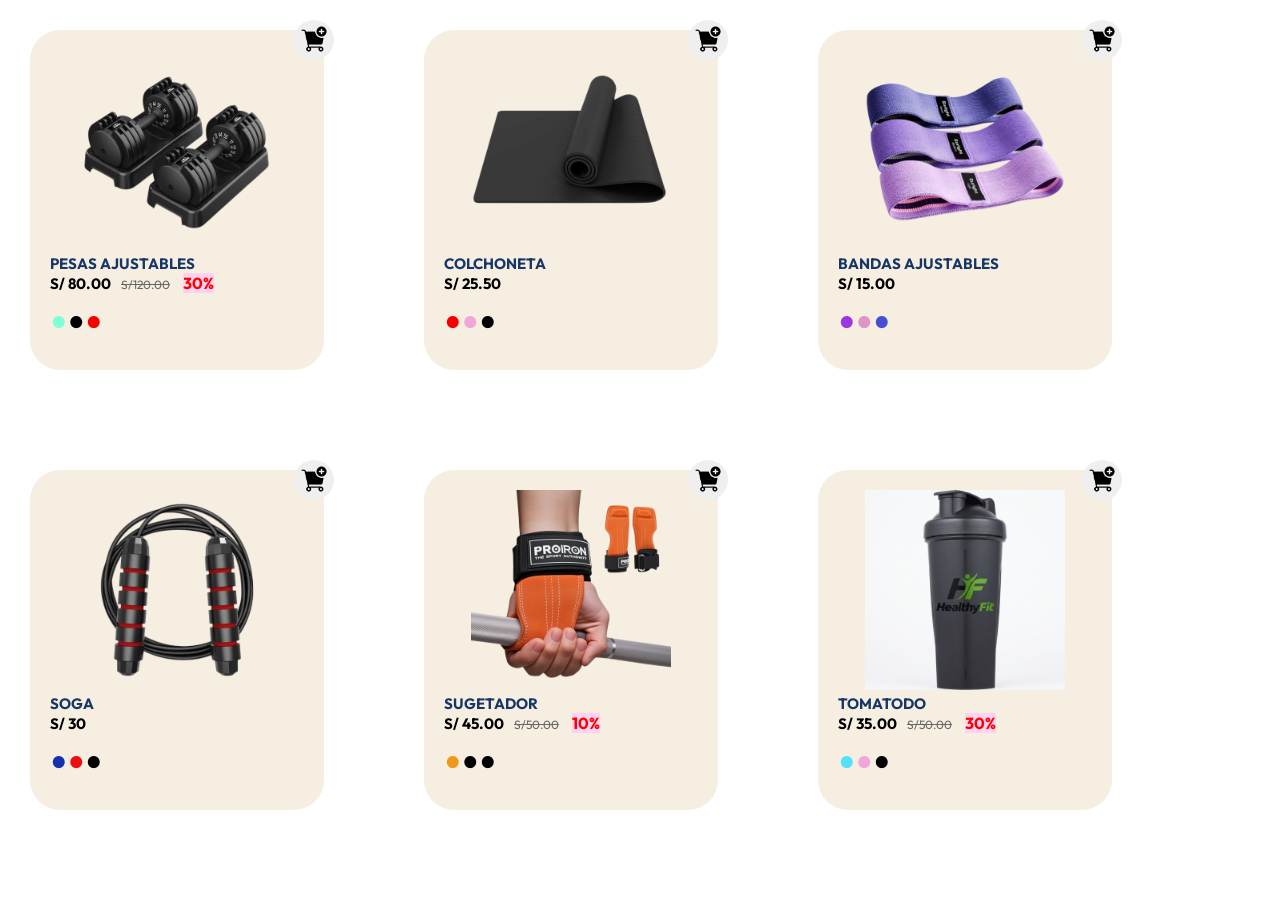
<file: articulos.html>
<!DOCTYPE html>
<html lang="es">
<head>
    <meta charset="UTF-8">
    <meta name="viewport" content="width=device-width, initial-scale=1.0">
    <title> Articulos</title>
    <link rel="stylesheet" href="estilos/estilo.css">
</head>
<body>
<div class="articulos">
    <div class="producto">
        <img src="imagenes/articulo/pesas.png" alt="">
            <p>PESAS AJUSTABLES</p>
            <P>S/ 80.00<span class="pr-ant">S/120.00</span> <span class="desc">30%</span></P>
            <p><span id="Acolor1_prod1">•</span><span id="Acolor2_prod1">•</span><span id="Acolor3_prod1">•</span></p>
            <button><img src="imagenes/icono/carrito.png" alt=""></button>
    </div>
<div class="producto">
     <img src="imagenes/articulo/colchoneta.png" alt="">
            <p>COLCHONETA</p>
            <P>S/ 25.50<span class="pr-ant"></span> <span class="desc"></span></P>
            <p><span id="Acolor1_prod2">•</span><span id="Acolor2_prod2">•</span><span id="Acolor3_prod2">•</span></p>
            <button><img src="imagenes/icono/carrito.png" alt=""></button>
</div>
<div class="producto">
    <img src="imagenes/articulo/bandas.png" alt="">
            <p>BANDAS AJUSTABLES</p>
            <P>S/ 15.00<span class="pr-ant"></span> <span class="desc"></span></P>
            <p><span id="Acolor1_prod3">•</span><span id="Acolor2_prod3">•</span><span id="Acolor3_prod3">•</span></p>
            <button><img src="imagenes/icono/carrito.png" alt=""></button>
</div>
<div class="producto">
     <img src="imagenes/articulo/soga.png" alt="">
            <p>SOGA</p>
            <P>S/ 30<span class="pr-ant"></span> <span class="desc"></span></P>
            <p><span id="Acolor1_prod4">•</span><span id="Acolor2_prod4">•</span><span id="Acolor3_prod4">•</span></p>
            <button><img src="imagenes/icono/carrito.png" alt=""></button>
</div>
<div class="producto">
    <img src="imagenes/articulo/sujetador.png">
            <p>SUGETADOR</p>
            <P>S/ 45.00<span class="pr-ant">S/50.00</span> <span class="desc">10%</span></P>
            <p><span id="Acolor1_prod5">•</span><span id="Acolor2_prod5">•</span><span id="Acolor3_prod5">•</span></p>
            <button><img src="imagenes/icono/carrito.png" alt=""></button>
</div>
<div class="producto">
    <img src="imagenes/articulo/tomatodo.jpeg">
            <p>TOMATODO</p>
            <P>S/ 35.00<span class="pr-ant">S/50.00</span> <span class="desc">30%</span></P>
            <p><span id="Acolor1_prod6">•</span><span id="Acolor2_prod6">•</span><span id="Acolor3_prod6">•</span></p>
            <button><img src="imagenes/icono/carrito.png" alt=""></button>

</div>
</div>
</div>
</body>
</html>
</file>
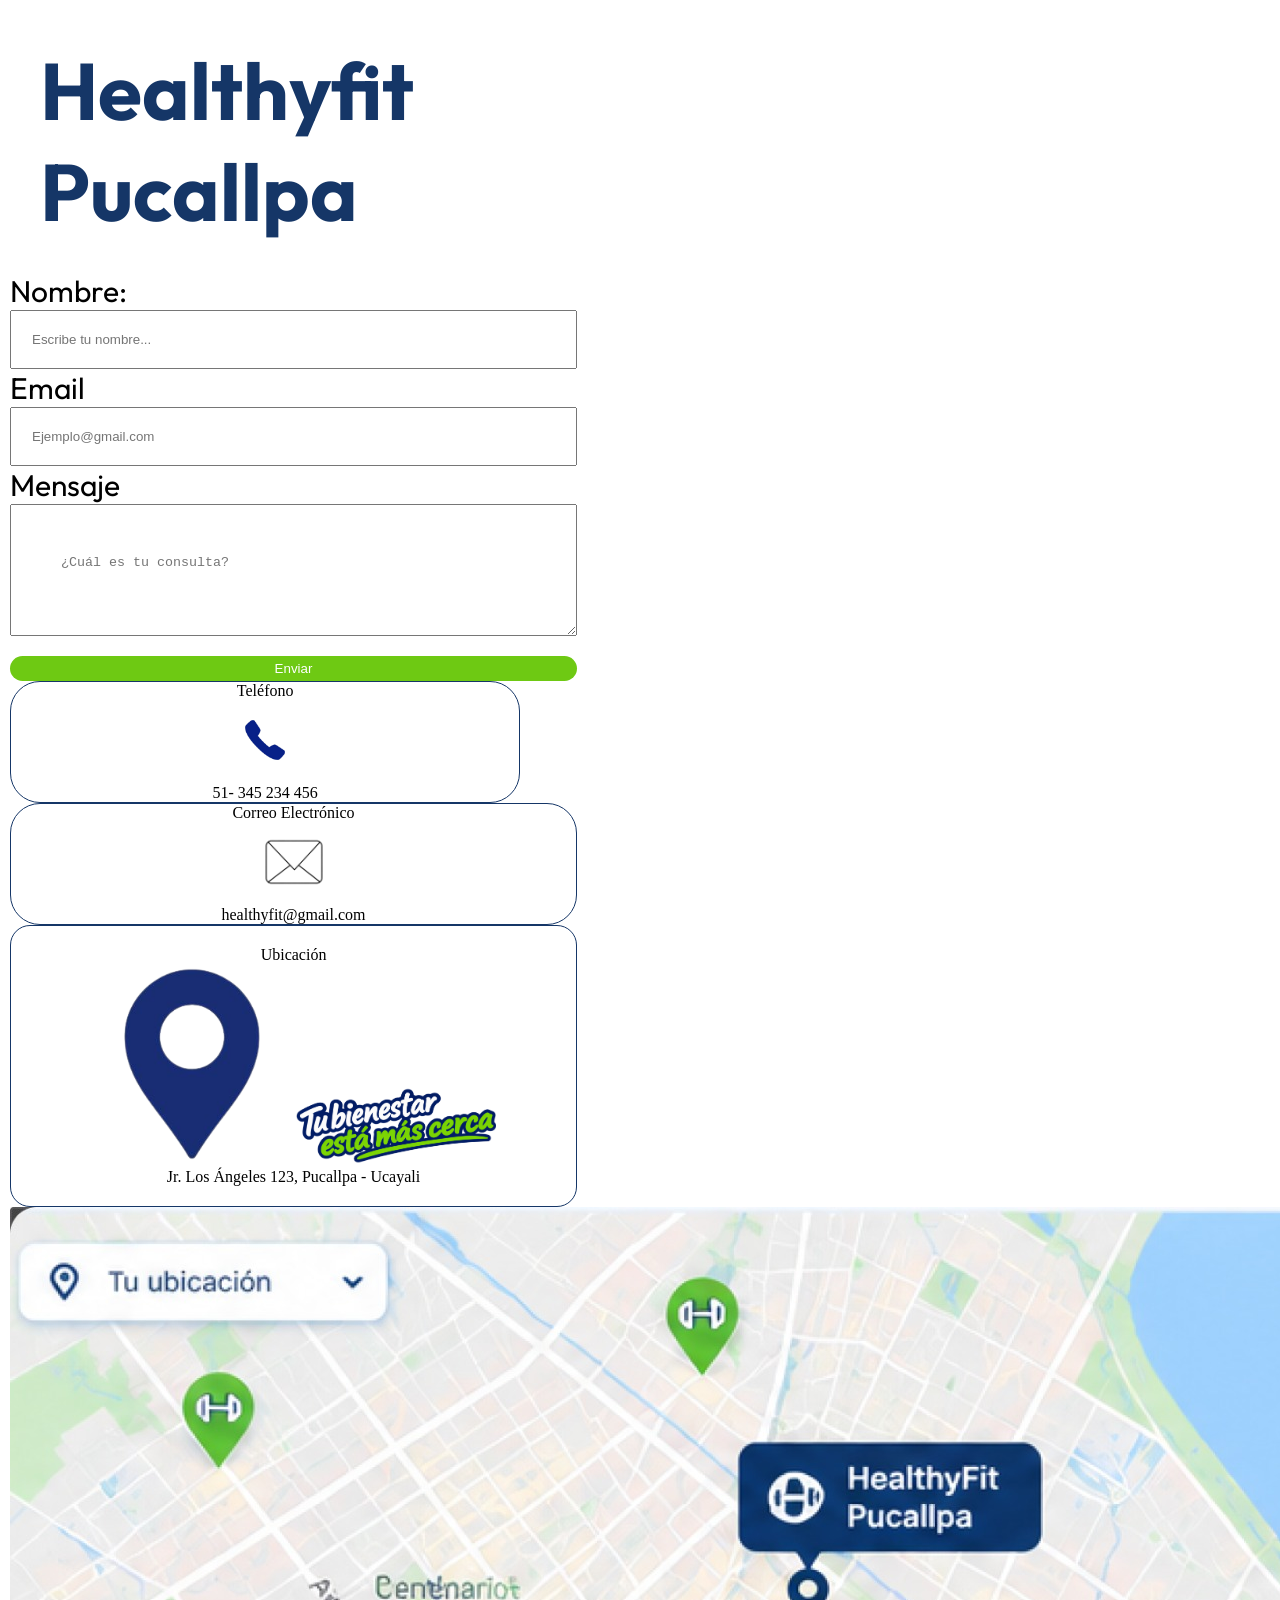
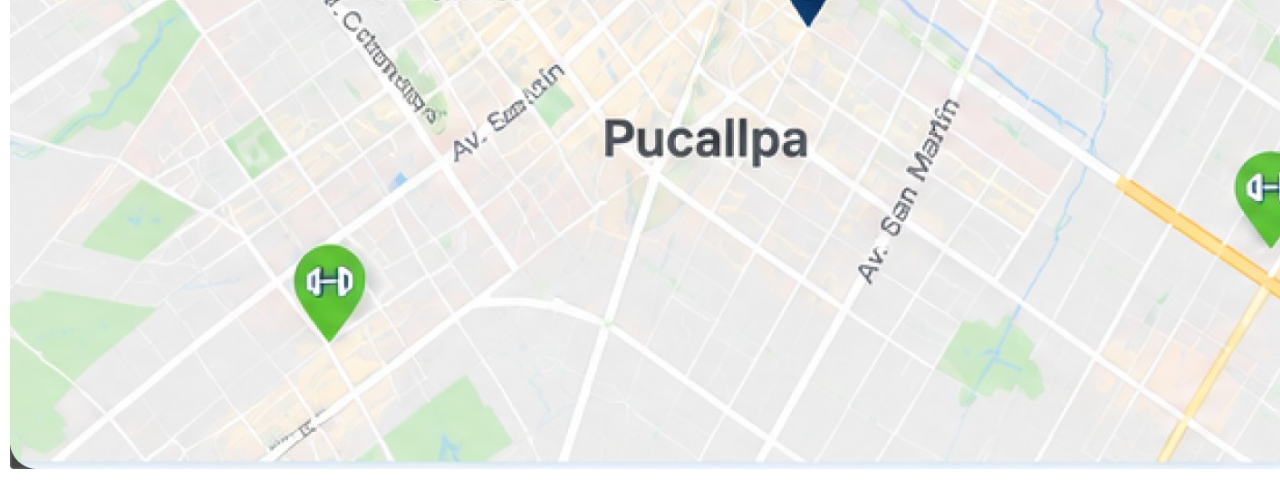
<file: contacto.html>
<!DOCTYPE html>
<html lang="es">
<head>
    <meta charset="UTF-8">
    <meta name="viewport" content="width=device-width, initial-scale=1.0">
    <title>Contacto</title>
    <link rel="stylesheet" href="estilos/estilo.css">
</head>
<body class="form_cont">
   <div class="formulario">
    <h1>Healthyfit <br> Pucallpa</h1>
    <form action="">
        <label for="nombre">Nombre:</label>
        <input type="text" id="nombre" placeholder="Escribe tu nombre...">
        <label for="email">Email</label>
        <input type="email" id="email" placeholder="Ejemplo@gmail.com">
        <label for="mensaje">Mensaje</label>
        <textarea id="mensaje" placeholder="¿Cuál es tu consulta?"></textarea>
        <button>Enviar</button>
    </form>
   <div class="informacion">
    <div class="corr-tel">
        <p>Teléfono</p>
        <img src="imagenes/imagenes/TELEFONO.png" alt="">
        <p>51- 345 234 456</p>
        </div>
    </div>
    <div class="corr-tel">
        <p>Correo Electrónico</p>
        <img src="imagenes/imagenes/email.png" alt="">
        <p>healthyfit@gmail.com</p>
    </div>
<div>
<div>
    <div class="direccion">
        <div class="ubi-cont">
            <p>Ubicación</p>
            <img src="imagenes/imagenes/UBI.png" alt="" class="punto.ubi">
            <img src="imagenes/frase.png" alt="">
            <p>Jr. Los Ángeles 123, Pucallpa - Ucayali</p>
        </div> 
    </div>
    <img src="imagenes/foto/foto/mapa.jpg" alt="mapa-sedes">
</div>
</div>  
</body>
</html>
</file>
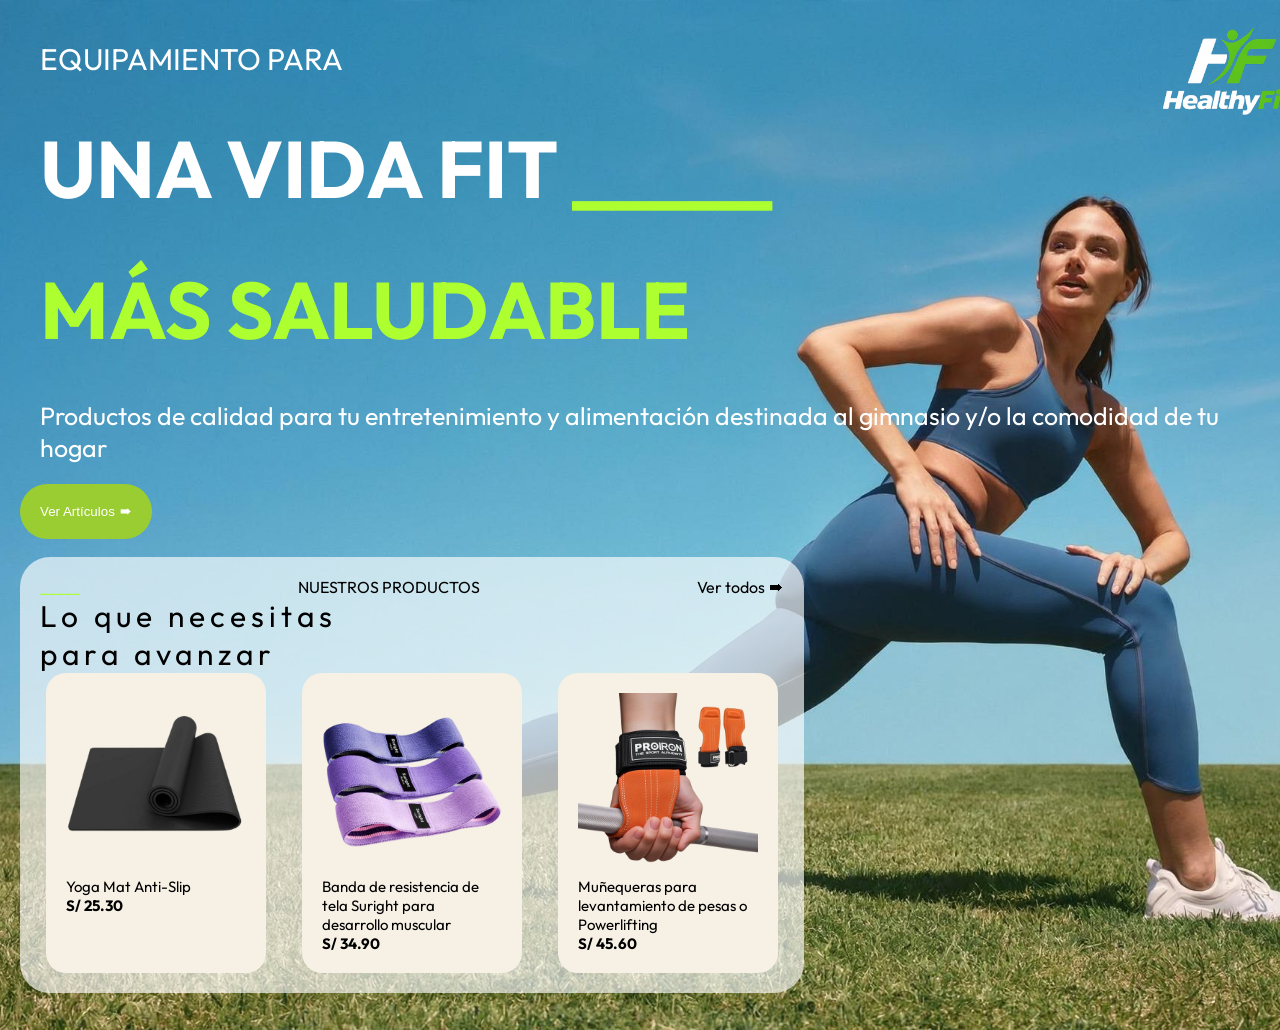
<file: inicio.html>
<!DOCTYPE html>
<html lang="es">
<head>
    <meta charset="UTF-8">
    <meta name="viewport" content="width=device-width, initial-scale=1.0">
    <title>Inicio</title>
    <link rel="stylesheet" href="estilos/estilo.css">
</head>
<body>
  <main>
    <img src="imagenes/icono/icono.png" alt="Healthy Fit" class="logo_portada">
    <section class="portada">
      <div>
        <p class="texto_portada">EQUIPAMIENTO PARA</p>
        <h1>UNA VIDA FIT <span class="linea-verde1">_____</span></h1>
        <h2>MÁS SALUDABLE</h2>
        <p class="descripcion">Productos de calidad para tu entretenimiento y alimentación destinada al gimnasio y/o la comodidad de tu hogar</p>
        <button class="boton-principal">Ver Artículos 🠮</button>
      </div>
      <br>
<section class="productos-destacados">
  <div class="encabezado-producto">
      <span class="linea-verde2">_____</span><span>NUESTROS PRODUCTOS</span>
  

    <a href="articulos.html" class="ver-todo">Ver todos 🠮</a>

  </div>
  <h3>Lo que necesitas <br> para avanzar</h3>
  <div class="productos-tarjetas">
    <div class="tarjeta">
        <img src="imagenes/articulo/colchoneta.png" alt="YOGA MAT">
    <P>Yoga Mat Anti-Slip</P>
    <strong>S/ 25.30</strong>
    </div>

    <div class="tarjeta">
      <img src="imagenes/articulo/bandas.png" alt="bandas">
      <p>Banda de resistencia de tela Suright para desarrollo muscular</p>
      <strong>S/ 34.90</strong>
    </div>
   <div class="tarjeta">
        <img src="imagenes/articulo/sujetador.png" alt="SUGETADOR">
    <P>Muñequeras para levantamiento de pesas o Powerlifting</P>
    <strong>S/ 45.60</strong> 
  </div>

  </div>
</section>
    </section>
  </main>
</body>
</html>
</file>
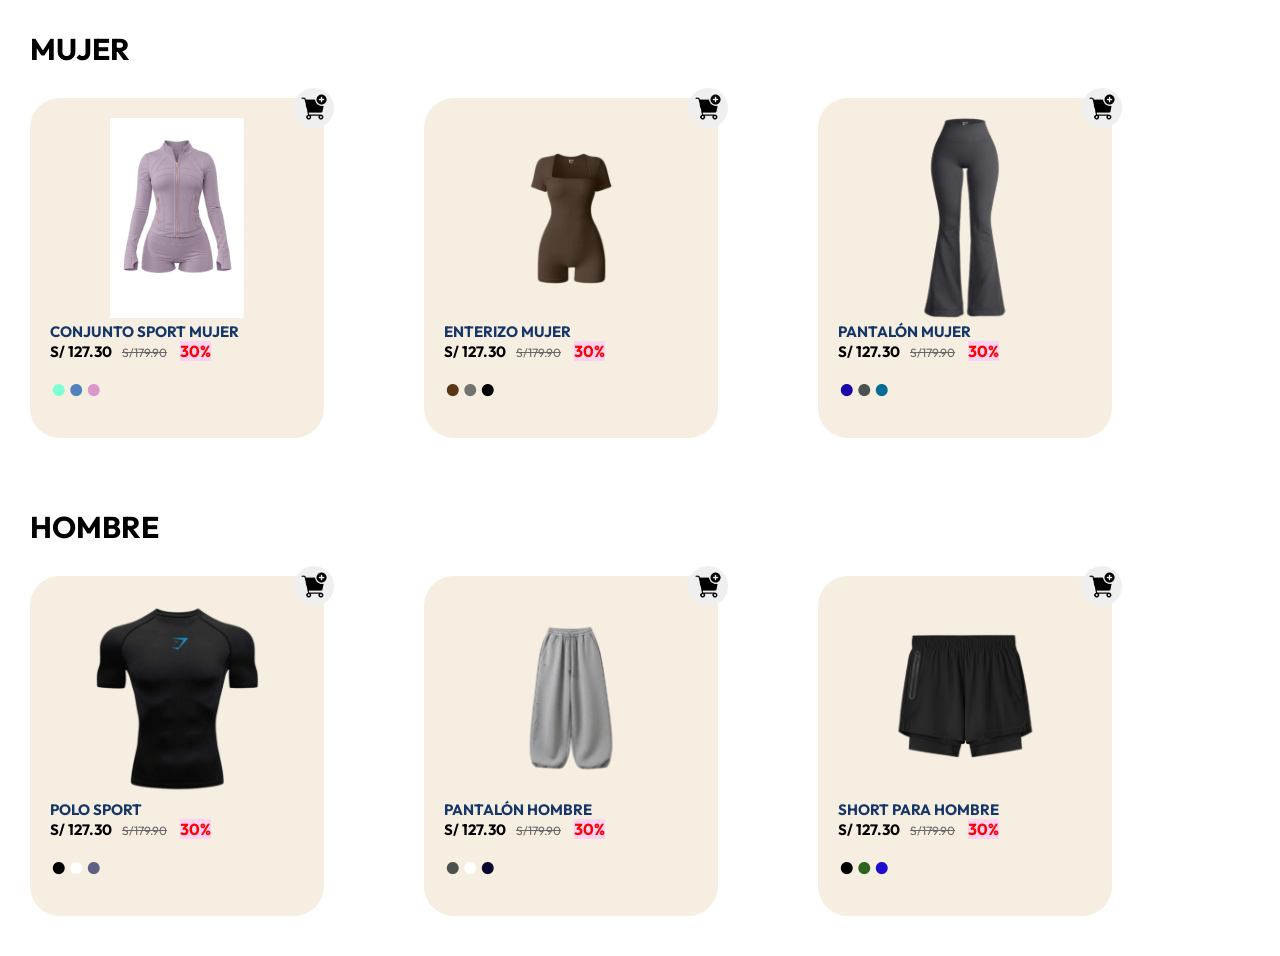
<file: ropa.html>
<!DOCTYPE html>
<html lang="es">
<head>
    <meta charset="UTF-8">
    <meta name="viewport" content="width=device-width, initial-scale=1.0">
    <link rel="stylesheet" href="estilos/estilo.css">
    <title>Ropa</title>
</head>
<body>
<P class="Sub-div">MUJER</P>
    <div class="mujer">
        <div class="producto">
            <img src="imagenes/ropa/sport conjunto mujer.jpg" alt="">
            <p>CONJUNTO SPORT MUJER</p>
            <P>S/ 127.30<span class="pr-ant">S/179.90</span> <span class="desc">30%</span></P>
            <p><span id="color_prod1">•</span><span id="color2_prod1">•</span><span id="color3_prod1">•</span></p>
            <button><img src="imagenes/icono/carrito.png" alt=""></button>
        </div>
        <div class="producto">
            <img src="imagenes/ropa/enterizo mujer.png" alt="">
            <p>ENTERIZO MUJER</p>
            <P>S/ 127.30<span class="pr-ant">S/179.90</span> <span class="desc">30%</span></P>
            <p><span id="color1_prod2">•</span><span id="color2_prod2">•</span><span id="color3_prod2">•</span></p>
              <button><img src="imagenes/icono/carrito.png" alt=""></button>
        </div>
        <div class="producto">
            <img src="imagenes/ropa/pantalon mujer.png" alt="">
             <p>PANTALÓN MUJER</p>
            <P>S/ 127.30<span class="pr-ant">S/179.90</span> <span class="desc">30%</span></P>
            <p><span id="color1_prod3">•</span><span id="color2_prod3">•</span><span id="color3_prod3">•</span></p>
              <button><img src="imagenes/icono/carrito.png" alt=""></button>
        </div>
         </div>
<p class="Sub-div">HOMBRE</p>
    <div class="hombre">
            <div class="producto">
                 <img src="imagenes/ropa/polo hombre.png" alt="">
            <p>POLO SPORT</p>
            <P>S/ 127.30<span class="pr-ant">S/179.90</span> <span class="desc">30%</span></P>
            <p><span id="hcolor1_prod1">•</span><span id="hcolor2_prod1">•</span><span id="hcolor3_prod1">•</span></p>
            <button><img src="imagenes/icono/carrito.png" alt=""></button>
        </div>
        <div class="producto">
                 <img src="imagenes/ropa/pantalon hombre.png" alt="">
            <p>PANTALÓN HOMBRE</p>
            <P>S/ 127.30<span class="pr-ant">S/179.90</span> <span class="desc">30%</span></P>
            <p><span id="hcolor1_prod2">•</span><span id="hcolor2_prod2">•</span><span id="hcolor3_prod2">•</span></p>
            <button><img src="imagenes/icono/carrito.png" alt=""></button>
            </div>
        <div class="producto">
               <img src="imagenes/ropa/short hombre.png" alt="">
            <p>SHORT PARA HOMBRE</p>
            <P>S/ 127.30<span class="pr-ant">S/179.90</span> <span class="desc">30%</span></P>
            <p><span id="hcolor1_prod3">•</span><span id="hcolor2_prod3">•</span><span id="hcolor3_prod3">•</span></p>
            <button><img src="imagenes/icono/carrito.png" alt=""></button>
        </div>
     </div>
</body>
</html>
</file>
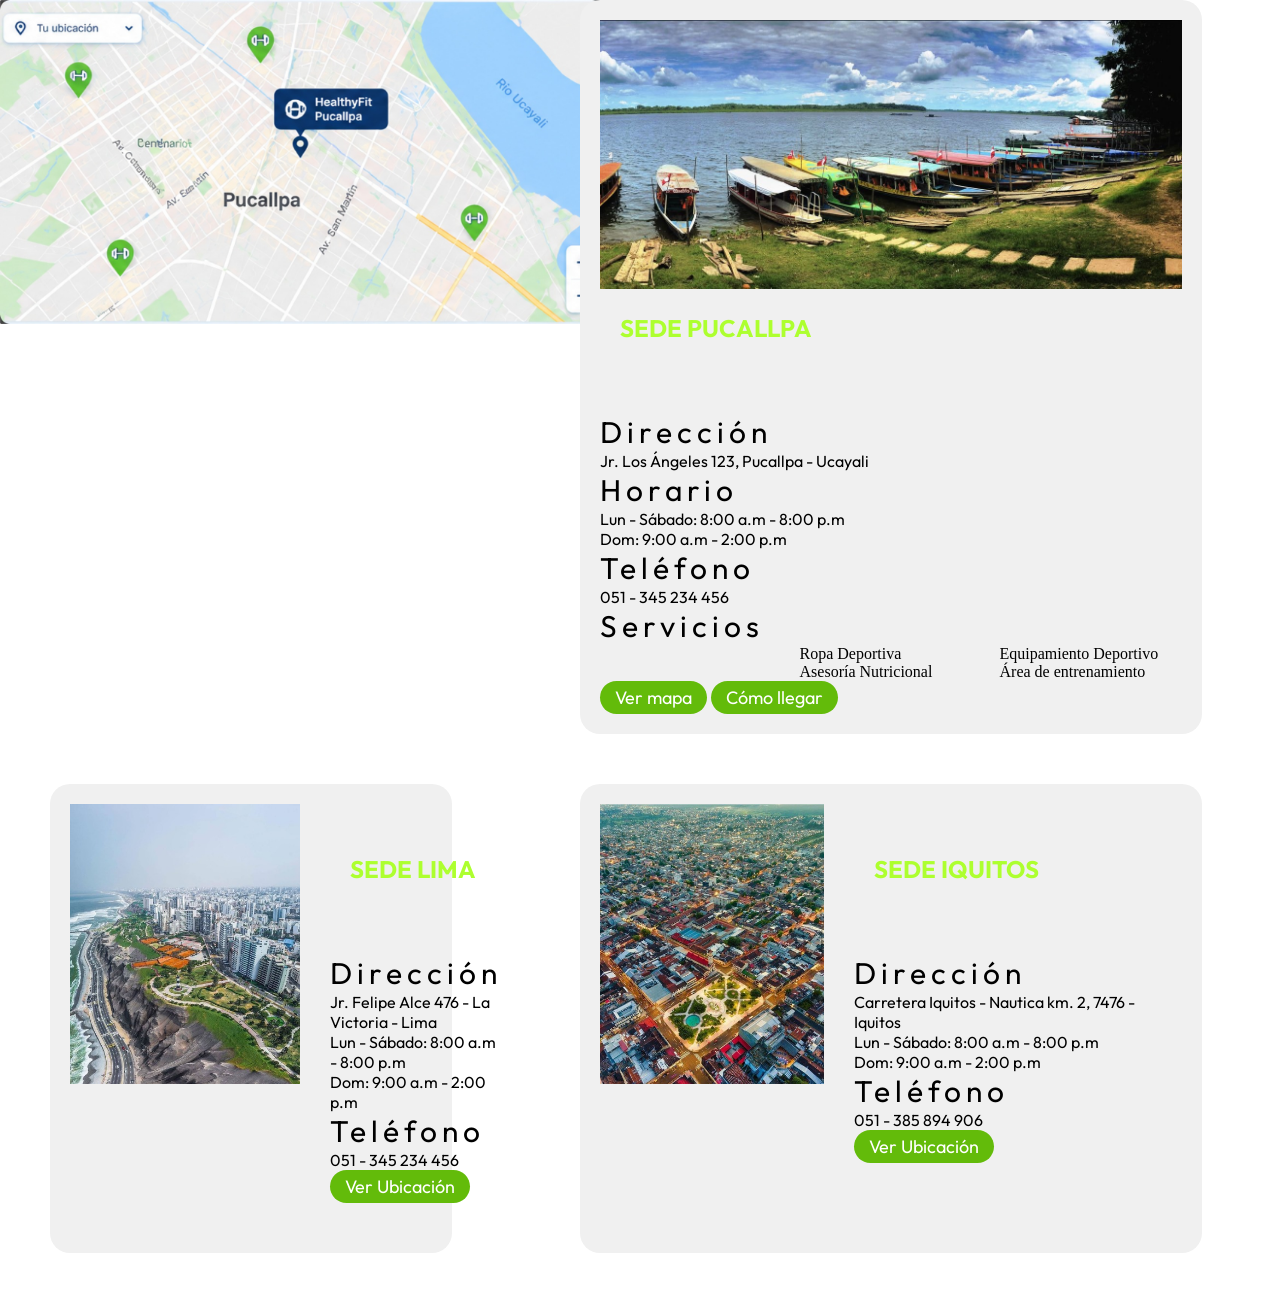
<file: sedes.html>
<!DOCTYPE html>
<html lang="es">
<head>
    <meta charset="UTF-8">
    <meta name="viewport" content="width=device-width, initial-scale=1.0">
    <title>Sedes</title>
    <link rel="stylesheet" href="estilos/estilo.css">
</head>
<body>
   <div class="contenedor-sedes">
    <div class="mapa">
        <img src="imagenes/foto/foto/mapa.jpg" alt="">
    </div>
<div class="pucallpa">
    <img src="imagenes/foto/foto/pucallpa.jpg" alt="">
    <h2>SEDE PUCALLPA</h2>
    <h3>Dirección</h3>
    <p>Jr. Los Ángeles 123, Pucallpa - Ucayali</p>
    <h3>Horario</h3>
    <p>Lun - Sábado: 8:00 a.m - 8:00 p.m <br> Dom: 9:00 a.m - 2:00 p.m</p>
    <h3>Teléfono</h3>
    <p>051 - 345 234 456</p>
    <h3>Servicios</h3>
    <div class="lista-servicios">
        <span>Ropa Deportiva</span>
        <span>Equipamiento Deportivo</span>
        <span>Asesoría Nutricional</span>
        <span>Área de entrenamiento</span>
    </div>
    <div class="botones-sede">
        <button>Ver mapa</button>
        <button>Cómo llegar</button>
    </div>
</div>
<div class="sede-lima">
    <img src="imagenes/foto/foto/lima.jpg" alt="">
    <div class="info-sede">
<h2>SEDE LIMA</h2>
    <h3>Dirección</h3>
    <p>Jr. Felipe Alce 476 - La Victoria - Lima</p>
    <p>Lun - Sábado: 8:00 a.m - 8:00 p.m <br> Dom: 9:00 a.m - 2:00 p.m</p>
    <h3>Teléfono</h3>
    <p>051 - 345 234 456</p>
    <button>Ver Ubicación</button>
    </div>
    
</div>
<div class="sede-iquitos">
      <img src="imagenes/foto/foto/iquitos.jpg" alt="">
      <div class="info-sede">
<h2>SEDE IQUITOS</h2>
    <h3>Dirección</h3>
    <p>Carretera Iquitos - Nautica km. 2, 7476 - Iquitos</p>
    <p>Lun - Sábado: 8:00 a.m - 8:00 p.m <br> Dom: 9:00 a.m - 2:00 p.m</p>
    <h3>Teléfono</h3>
    <p>051 - 385 894 906</p>
    <button>Ver Ubicación</button
      </div>
    
</div>
   </div>
</body>
</html>
</file>
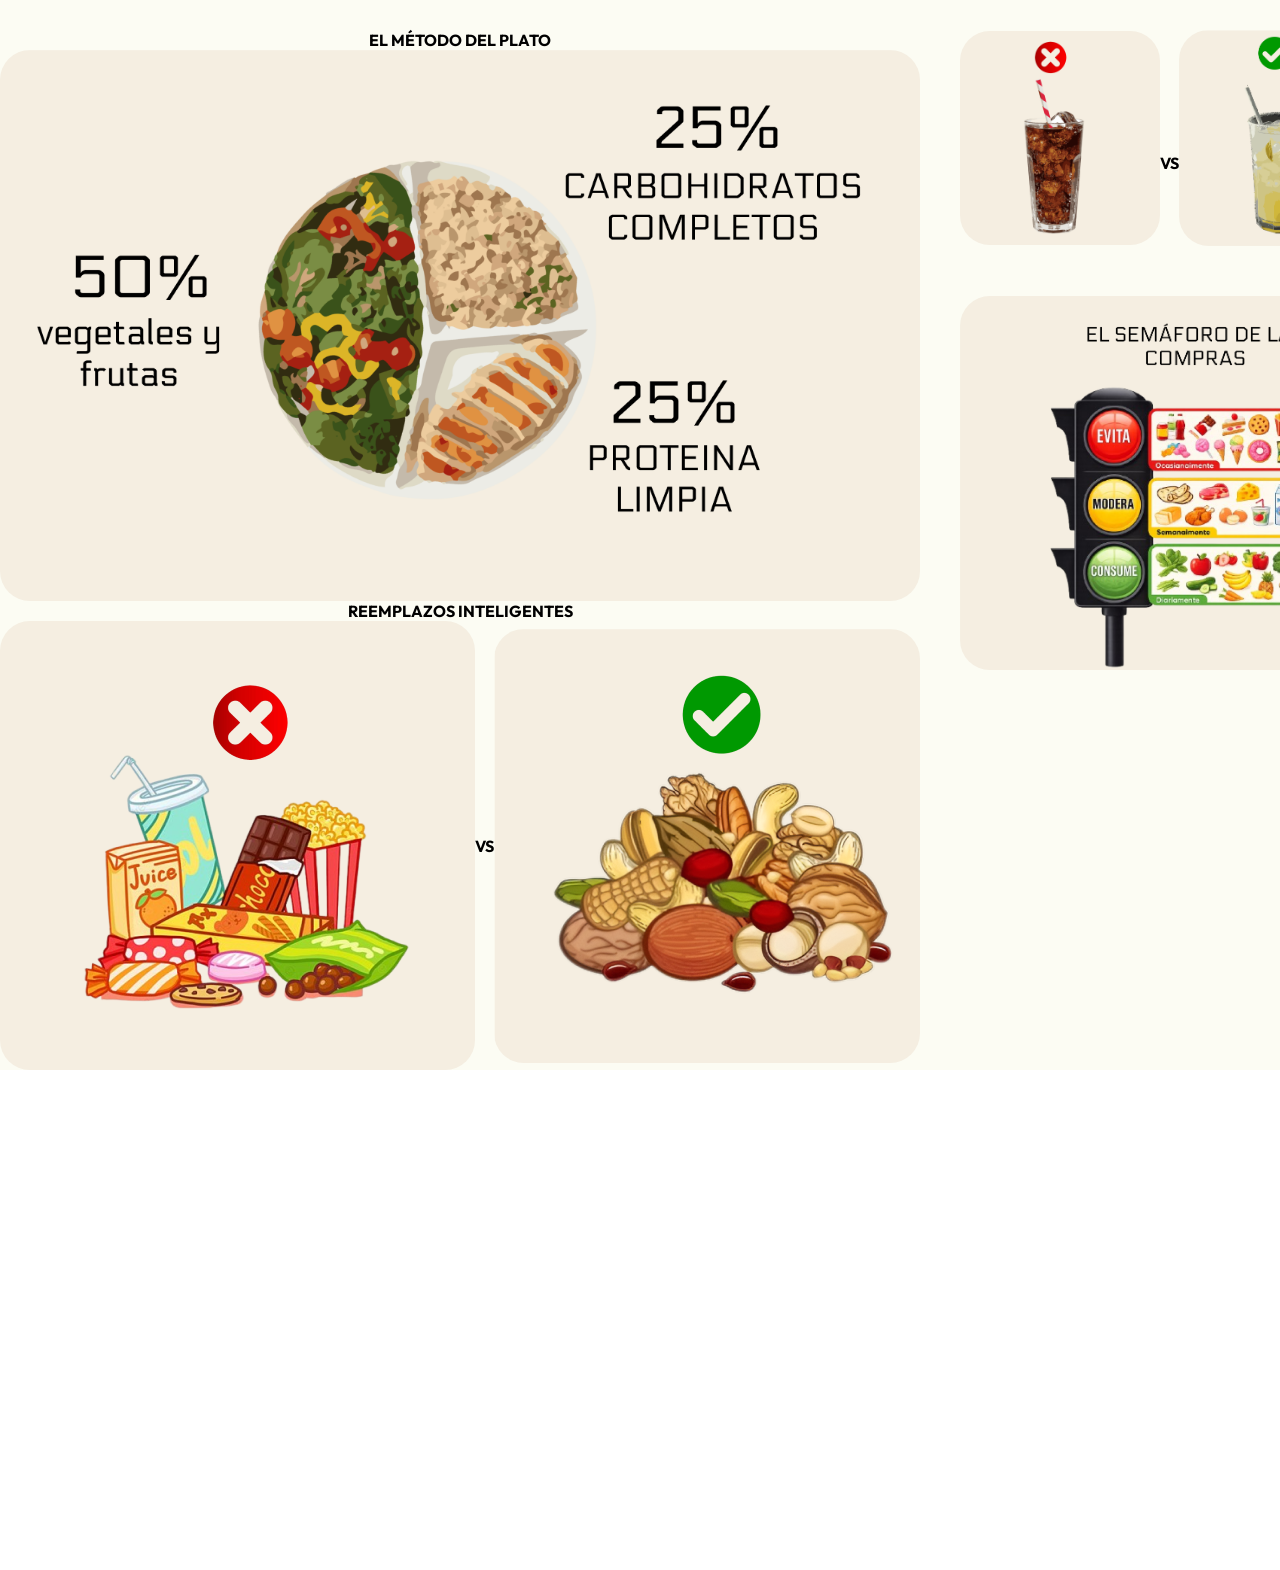
<file: tips.html>
<!DOCTYPE html>
<html lang="es">
<head>
    <meta charset="UTF-8">
    <meta name="viewport" content="width=device-width, initial-scale=1.0">
    <title>Tips</title>
    <link rel="stylesheet" href="estilos/estilo.css">
</head>
<body>
<div class="cont_tips">
    <section class="metodo">
        <p>EL MÉTODO DEL PLATO</p>
        <div>
        <img src="imagenes/Nueva carpeta/metodo.png" alt="">
        </div>
        <p>REEMPLAZOS INTELIGENTES</p>
        <div>
            <img src="imagenes/Nueva carpeta/chatarra2.png" alt="">
        <p>VS</p>
        <img src="imagenes/Nueva carpeta/natural2.png" alt="">
        </div>
    </section>

    <section>
        <div>
            <img src="imagenes/Nueva carpeta/coca2.png" alt="">
            <p>VS</p>
            <img src="imagenes/Nueva carpeta/limonada2.png" alt="">

        </div>
        <div>
            <img src="imagenes/Nueva carpeta/semaforo2.png" alt="">
        </div>   
    </section>
</div>
</body>
</html>
</file>
<file: estilos/estilo.css>
@import url('https://fonts.googleapis.com/css2?family=Outfit:wght@100..900&display=swap');
*{
    margin: 0;
    padding: 0;
}
/*---------------------------------
aqui personalizo la barra 
----------------------------------------------*/
.pagina{
    width: 100%;
}
nav{
    background-color: #153667;
    width: 100%;
    min-height: 100px;
    border-radius: 20px 20px 0px 0px;
    display: flex;
    align-items: center;
}
nav img{
    width: 65px;
}
.enlaces-menu{
    display: flex;
    align-items: center;
    gap: 30px;
    position: absolute;
    left: 50%;
    transform: translateX(-50%);
}
.enlaces-menu a{
    color: white;
    text-decoration: none;
    font-family: "Outfit", sans-serif;
}
.enlaces-menu a:hover{
    color: darkgrey;
}
nav button{
    margin-left: 80%;
    background-color: rgb(110, 201, 19);
    color: white;
    padding: 10px;
    border-radius: 15px;
    border: none;
    cursor: pointer;
}
nav button:hover{
background-color: rgb(118, 252, 118);
}
iframe{
    width: 100%;
    height: 100vh;
    border: none;
} 


/*-------------------------------------------
AQUI PERSONALIZO INICIO
--------------------------------------------*/
.portada {
    min-height: calc(110vh - 0px);
    background-image: url("../imagenes/portada.jpg");
    background-size: cover;
    background-position: center;
    padding: 20px;
}
.logo_portada{
    position: absolute;
    width: 150px;
    left: 90%;
}
.texto_portada{
    color: white;
    font-family: "Outfit", sans-serif ;
    font-size: 30px;
    padding: 20px;
}
h1{
    font-family: "Outfit", sans-serif ;
    color: white;
    font-size: 60pt;
    padding: 20px;
    
}
h2{
    color: greenyellow;
    font-size: 80px;
    font-family: "Outfit", sans-serif ;
    padding: 20px;
}
.linea-verde1{
    color: greenyellow;
}
.descripcion{
    color: white;
    font-family: "Outfit", sans-serif;
    font-size: 25px;
    padding: 20px;
} 
.boton-principal{
background-color: yellowgreen;
padding: 15px 35px;
padding: 20px;
border-radius: 30px;
color: white;
border: none;
}
.boton-principal:hover{
    background-color: rgb(178, 255, 171);
    cursor: pointer;
}

.productos-destacados{
    background-color: rgba(255, 255, 255, 0.65);
    width: 60%;
    border-radius: 30px;
    padding: 20px;
}
.encabezado-producto{
display: flex;
justify-content: space-between;
font-family: "Outfit", sans-serif;
}
.linea-verde2{
    color: greenyellow;
}
.ver-todo{
    color: black;
    text-decoration: none;
}
.ver-todo:hover{
    color: white;
}
h3{
    font-family: "Outfit", sans-serif;
    font-size: 30px;
    font-weight: 400;
    letter-spacing: 5px;
}
.productos-tarjetas{
    display: flex;
    justify-content: space-around;
    gap: 25px;
}
.tarjeta{
    background-color: #f6f0e5;
    width: 180px;
    padding: 20px;
    border-radius: 20px;
}
.tarjeta p{
    font-family: "Outfit", sans-serif;
    font-size: 15px;
    font-weight: normal;
}
.tarjeta strong{
    font-family: "Outfit", sans-serif;
    font-size: 15px;
    font-weight: bold;
}
.tarjeta:hover{
    background-color: rgb(97, 94, 94);
}
.tarjeta img{
    width: 100%;
}
/*---------------------------------
aqui personalizo footer 
----------------------------------------------*/
footer{
    background-color: #153667;
    color: #f6f0e5;
    width: 100%;
    min-height: 100px;
    font-family: "Outfit", sans-serif;
    display: flex;
    align-items: center;
    justify-content: center;

}
/*---------------------------------
aqui personalizo seccion de ropa 
----------------------------------------------*/
.mujer,
.hombre{
    width: 90%;
    display: grid;
    grid-template-columns: repeat(3, 2fr);
    gap: 30px;
}
.producto{
    position: relative;
    height: 300px;
    background-color: #f5eee1;
    margin: 40px;
    border-radius: 30px;
    padding: 20px;
    margin-top: 30px;
    margin-left: 30px;
}
.producto:hover{
    background-color: #8b8b8b;
}
.producto img{
    width: 100%;
    height: 200px;
    object-fit: contain;
}
.producto p:nth-of-type(1){
    color: #153667;
     font-family: "Outfit", sans-serif;
     font-weight: bolder;
     font-size: 15px
}
.producto p:nth-of-type(2){
    font-weight: bold;
    font-family: "Outfit", sans-serif;
    font-size: 15px;
    
}
.pr-ant{
    color: #686868;
    font-weight: lighter;
    margin-left: 10px;
     font-family: "Outfit", sans-serif;
    text-decoration: line-through;
    font-size: 12px;
}
.desc{
    color: red;
    font-size: medium;
    margin-left: 10px;
     font-family: "Outfit", sans-serif;
    background-color: #ffd2f1;
}
.producto button img{
    width: 30px;
    height: 30px;
}
.producto button:hover{
    background-color: #8b8b8b;
    cursor: pointer;
}
.producto button{
    position: absolute;
    top: -10px;
    right: -10px;
    border-radius: 50px;
    border: none;
    width: 40px;
    height: 40px;
}
.Sub-div{
    font-family: "Outfit", sans-serif;
    font-size: 30px;
    font-weight: bold;
    margin-top: 30px;
    margin-left: 30px;
}
#color_prod1{
    color: aquamarine;
    font-size: 50px;
}
#color2_prod1{
    color: rgb(80, 131, 189);
    font-size: 50px;
}
#color3_prod1{
    color: rgb(219, 150, 204);
    font-size: 50px;
}
#color1_prod2{
    color: rgb(90, 54, 21);
    font-size: 50px;
}
#color2_prod2{
    color: rgb(114, 114, 112);
    font-size: 50px;
}
#color3_prod2{
    color: rgb(0, 0, 0);
    font-size: 50px;
}
#color1_prod3{
    color: rgb(29, 4, 168);
    font-size: 50px;
}
#color2_prod3{
    color: rgb(75, 82, 79);
    font-size: 50px;
}
#color3_prod3{
    color: rgb(3, 108, 150);
    font-size: 50px;
}
#hcolor1_prod1{
    color: rgb(0, 0, 0);
    font-size: 50px;
}
#hcolor2_prod1{
    color: rgb(255, 255, 255);
    font-size: 50px;
}
#hcolor3_prod1{
    color: rgb(96, 98, 133);
    font-size: 50px;
}
#hcolor1_prod2{
    color: rgb(75, 83, 79);
    font-size: 50px;
}
#hcolor2_prod2{
    color: rgb(255, 255, 255);
    font-size: 50px;
}
#hcolor3_prod2{
    color: rgb(10, 6, 48);
    font-size: 50px;
}
#hcolor1_prod3{
    color: rgb(0, 0, 0);
    font-size: 50px;
}
#hcolor2_prod3{
    color: rgb(46, 99, 30);
    font-size: 50px;
}
#hcolor3_prod3{
    color: rgb(31, 12, 204);
    font-size: 50px;
}
/*---------------------------------
aqui personalizo seccion de articulos 
----------------------------------------------*/
.articulos{
    width: 90%;
    display: grid;
    grid-template-columns: repeat(3, 2fr);
    gap: 30px;
}
.producto{
    position: relative;
    height: 300px;
    background-color: #f5eee1;
    margin: 40px;
    border-radius: 30px;
    padding: 20px;
    margin-top: 30px;
    margin-left: 30px;
}
.producto:hover{
    background-color: #8b8b8b;
}
.producto img{
    width: 100%;
    height: 200px;
    object-fit: contain;
}
#Acolor1_prod1{
    color: aquamarine;
    font-size: 50px;
}
#Acolor2_prod1{
    color: rgb(0, 0, 0);
    font-size: 50px;
}
#Acolor3_prod1{
    color: rgb(248, 0, 0);
    font-size: 50px;
}
#Acolor1_prod2{
    color: rgb(248, 0, 0);
    font-size: 50px;
}
#Acolor2_prod2{
    color: rgb(241, 165, 216);
    font-size: 50px;
}
#Acolor3_prod2{
    color: rgb(0, 0, 0);
    font-size: 50px;
}
#Acolor1_prod3{
    color: rgb(156, 56, 223);
    font-size: 50px;
}
#Acolor2_prod3{
    color: rgb(223, 148, 198);
    font-size: 50px;
}
#Acolor3_prod3{
    color: rgb(70, 79, 212);
    font-size: 50px;
}
#Acolor1_prod4{
    color: rgb(24, 47, 173);
    font-size: 50px;
}
#Acolor2_prod4{
    color: rgb(235, 16, 16);
    font-size: 50px;
}
#Acolor3_prod4{
    color: rgb(0, 0, 0);
    font-size: 50px;
}
#Acolor1_prod5{
    color: rgb(240, 153, 24);
    font-size: 50px;
}
#Acolor2_prod5{
    color: rgb(0, 0, 0);
    font-size: 50px;
}
#Acolor3_prod5{
    color: rgb(0, 0, 0);
    font-size: 50px;
}
#Acolor1_prod6{
    color: rgb(83, 225, 250);
    font-size: 50px;
}
#Acolor2_prod6{
    color: rgb(241, 165, 216);
    font-size: 50px;
}
#Acolor3_prod6{
    color: rgb(0, 0, 0);
    font-size: 50px;
}
.producto button{
    position: absolute;
    top: -10px;
    right: -10px;
    border-radius: 50px;
    border: none;
    width: 40px;
    height: 40px;
}

/*---------------------------------
aqui personalizo seccion de tips
----------------------------------------------*/
.cont_tips{
    background-color: #fcfcf3;
    width: 100%;
    display: grid;
    grid-template-columns:1fr 1fr;
    gap: 40px;
    margin-bottom: 500px;
     font-family: "Outfit", sans-serif;

}
.cont_tips img{
    max-width: 100%;
    height: auto;
    border-radius: 30px;
}
.metodo div:nth-of-type(2) img{
    max-width: 200px;
 
}
.cont_tips section div{
    display: flex;
    flex-direction: row;
    justify-content: center;
    align-items: center;
}
.cont_tips section:nth-child(2) div:first-child img{
    max-width: 200px;
    margin-bottom: 50px; 
}
.cont_tips section:nth-child(1) div:last-child img{
    max-width: 500px; 
}
.cont_tips section{
    text-align: center;
    font-weight: bolder;
    margin-top: 30px;
}
/*---------------------------------
aqui personalizo seccion de sedes
----------------------------------------------*/
.contenedor-sedes{
    width: 100%;
    display: grid;
    grid-template-columns: 1fr 2fr;
}
.mapa img{
    width: 120%;
    height: auto;
}
.pucallpa,
.sede-lima, 
.sede-iquitos{
    background-color: #f0f0f0;
    padding: 20px;
    margin-left: 10%;
    margin-bottom: 50px;
    margin-right: 10%;
    border-radius: 20px;
}
.sede-lima,
.sede-iquitos{
    display: flex;
}
.sede-lima img,
.sede-iquitos img{
    max-height: 280px;
}
.pucallpa img{
    width: 100%;
    object-fit: cover;
}
.pucallpa h2,
.sede-lima h2,
.sede-iquitos h2{
    font-size: 24px;
    margin-bottom: 50px;
}
.lista-servicios{
    margin-left: 200px;
    display: grid;
    grid-template-columns: 200px 200px;
}
.contenedor-sedes button{
    background-color: rgb(99, 187, 10);
    color: white;
    font-size: 18px;
    font-family: "Outfit", sans-serif;
    padding: 5px 15px;
    border-radius: 20px;
    border: none;
    cursor: pointer;
    transition: background-color 0.25 case;

}

 .contenedor-sedes button:hover{
background-color: rgb(12, 199, 12);
transform: scale(1.05);
}
.contenedor-sedes p{
    font-family: "Outfit", sans-serif;
}
.sede-lima .info-sede,
.sede-iquitos .info-sede {
    flex: 1;
    padding: 30px;
}

/*---------------------------------
aqui personalizo seccion de conctacto
----------------------------------------------*/
.form_cont{
    display: grid;
    grid-template-columns: 45% 55%;
    gap: 50px;
    margin: 10px;
}
.formulario{
    width: 100%;
}
.form_cont h1{
    color: #153667;
    margin: 10px;
}
.formulario form{
    display: flex;
    flex-direction: column;
    border-radius: 20px;
}
.formulario label{
    font-size: 30px;
    font-family: "Outfit", sans-serif;
}
.formulario form input{
    padding: 20px;
}
.formulario button{
    background-color: rgb(110, 201, 19);
    color: white;
    padding: 5px 18px;
    border-radius: 20px;
    border: none;
    font-family: Arial, Helvetica, sans-serif;
    cursor: pointer;
    margin-top: 20px;
    transition: background-color: 0.2 ease;
    transform 0.2 ease;
}
.formulario button:hover{
background-color: rgb(118, 252, 118);
transform: scale(1.05);
}
.formulario form textarea{
    padding: 50px;
}
.informacion{
    display: grid;
    grid-template-columns: 1fr,  1fr;
    width: 90%;
    gap: 20px;
    
}
.corr-tel{
    text-align: center;
    border: 1px solid #153667;
    border-radius: 30px;
}
.corr-tel img{
    width: 80px;
}
.direccion{
    grid: 2;
    grid-row: 2;
    text-align: center;
}
.ubi-cont{
    border: 1px solid #153667;
    border-radius: 20px;
    padding: 20px;

}
.ubi-cont img{
    max-width: 200px;
}
.punto-ubi{
    max-width: 50px;
}
.mapa-sedes{
    width: 100%;
    height: 300px;
    border-radius: 30px;
}
</file>
